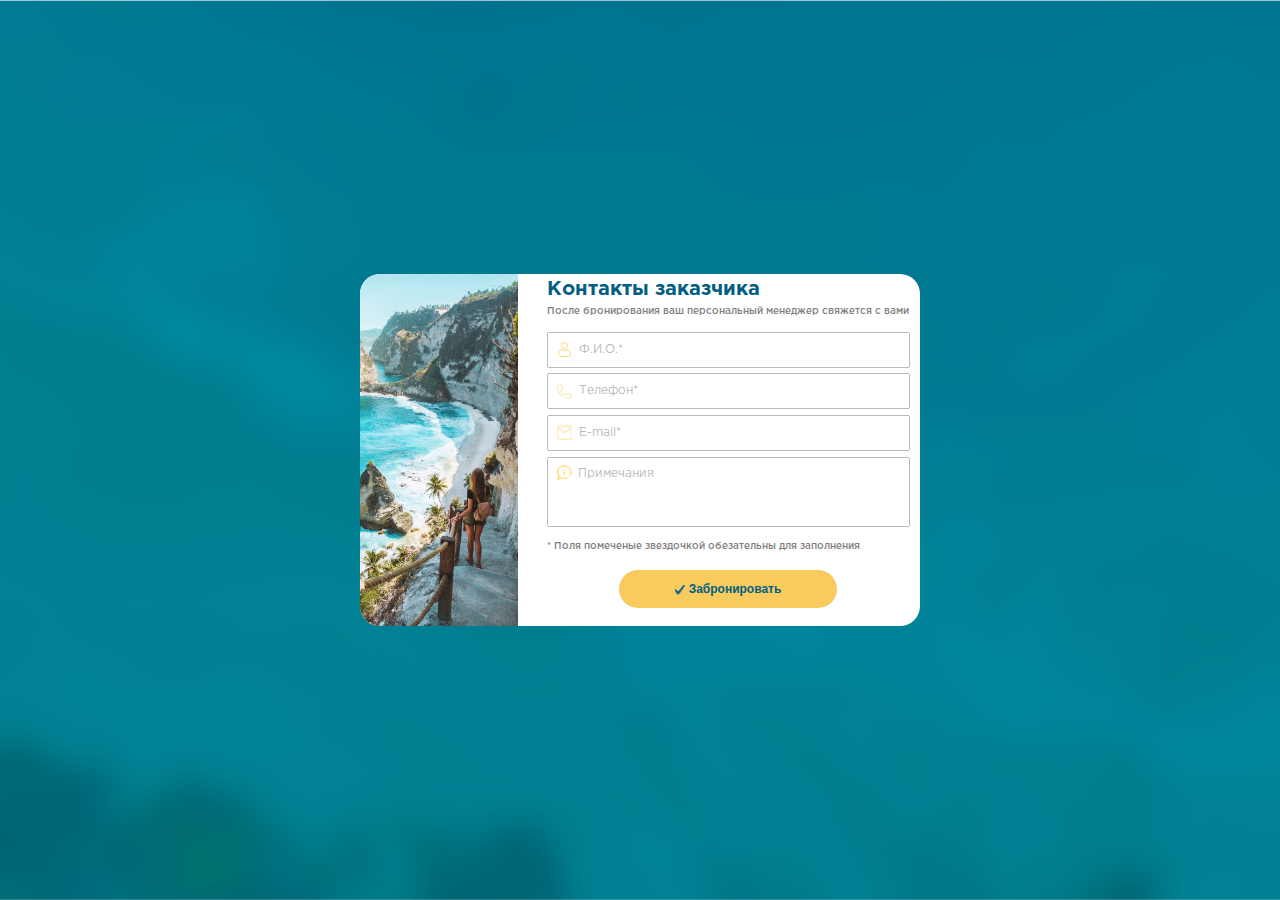
<file: Index.html>
<!DOCTYPE html>
<html lang="en">

<head>
    <meta charset="UTF-8">
    <meta name="viewport" content="width=device-width, initial-scale=1.0">
    <link rel="stylesheet" href="style/main.css">
    <link rel="stylesheet" href="https://stackpath.bootstrapcdn.com/bootstrap/4.4.1/css/bootstrap.min.css"
        integrity="sha384-Vkoo8x4CGsO3+Hhxv8T/Q5PaXtkKtu6ug5TOeNV6gBiFeWPGFN9MuhOf23Q9Ifjh" crossorigin="anonymous">
    <title>Travel</title>
</head>

<body>
    <section class="forms">
        <div class="container col-sm-6">
            <div class="row">
                <div class="col-lg-4 px-0">
                    <img class="col-pic" src="images/form1.jpg" alt="photo">
                </div>
                <div class="col-lg-8 px-0">
                    <p class="title">Контакты заказчика</p>
                    <p class="text">После бронирования ваш персональный менеджер свяжется с вами</p>
                    <form action="">

                        <div class="input-user">
                            <img class="input-user-icon" src="images/svg/user.svg" alt="user_icon">
                            <input type="text" class="input user" placeholder="Ф.И.О.*" required>
                        </div>

                        <div class="input-user">
                            <img src="images/materials/call.png" alt="phone" class="input-user-icon">
                            <input type="tel" class="input" placeholder="Телефон*" required>
                        </div>
                        
                        <div class="input-user">
                            <img src="images/materials/mail.png" alt="mail" class="input-user-icon">
                            <input type="email" class="input" placeholder="E-mail*" required>
                        </div>

                        <div class="input-info">
                            <img src="images/materials/info.png" alt="mail" class="input-info-icon">
                            <textarea class="input" name="comment" cols="40" rows="3" class="feedbacks-forms-comment"
                            placeholder="Примечания"></textarea>
                        </div>
                        
                        <p class="text">* Поля помеченые звездочкой обезательны для заполнения </p>
                        <button class="button">
                            <img src="images/materials/check.png" alt="check" width="10px" height="10px">
                            Забронировать
                        </button>
                    </form>
                </div>
            </div>
        </div>
        </div>

    </section>
</body>

</html>
</file>
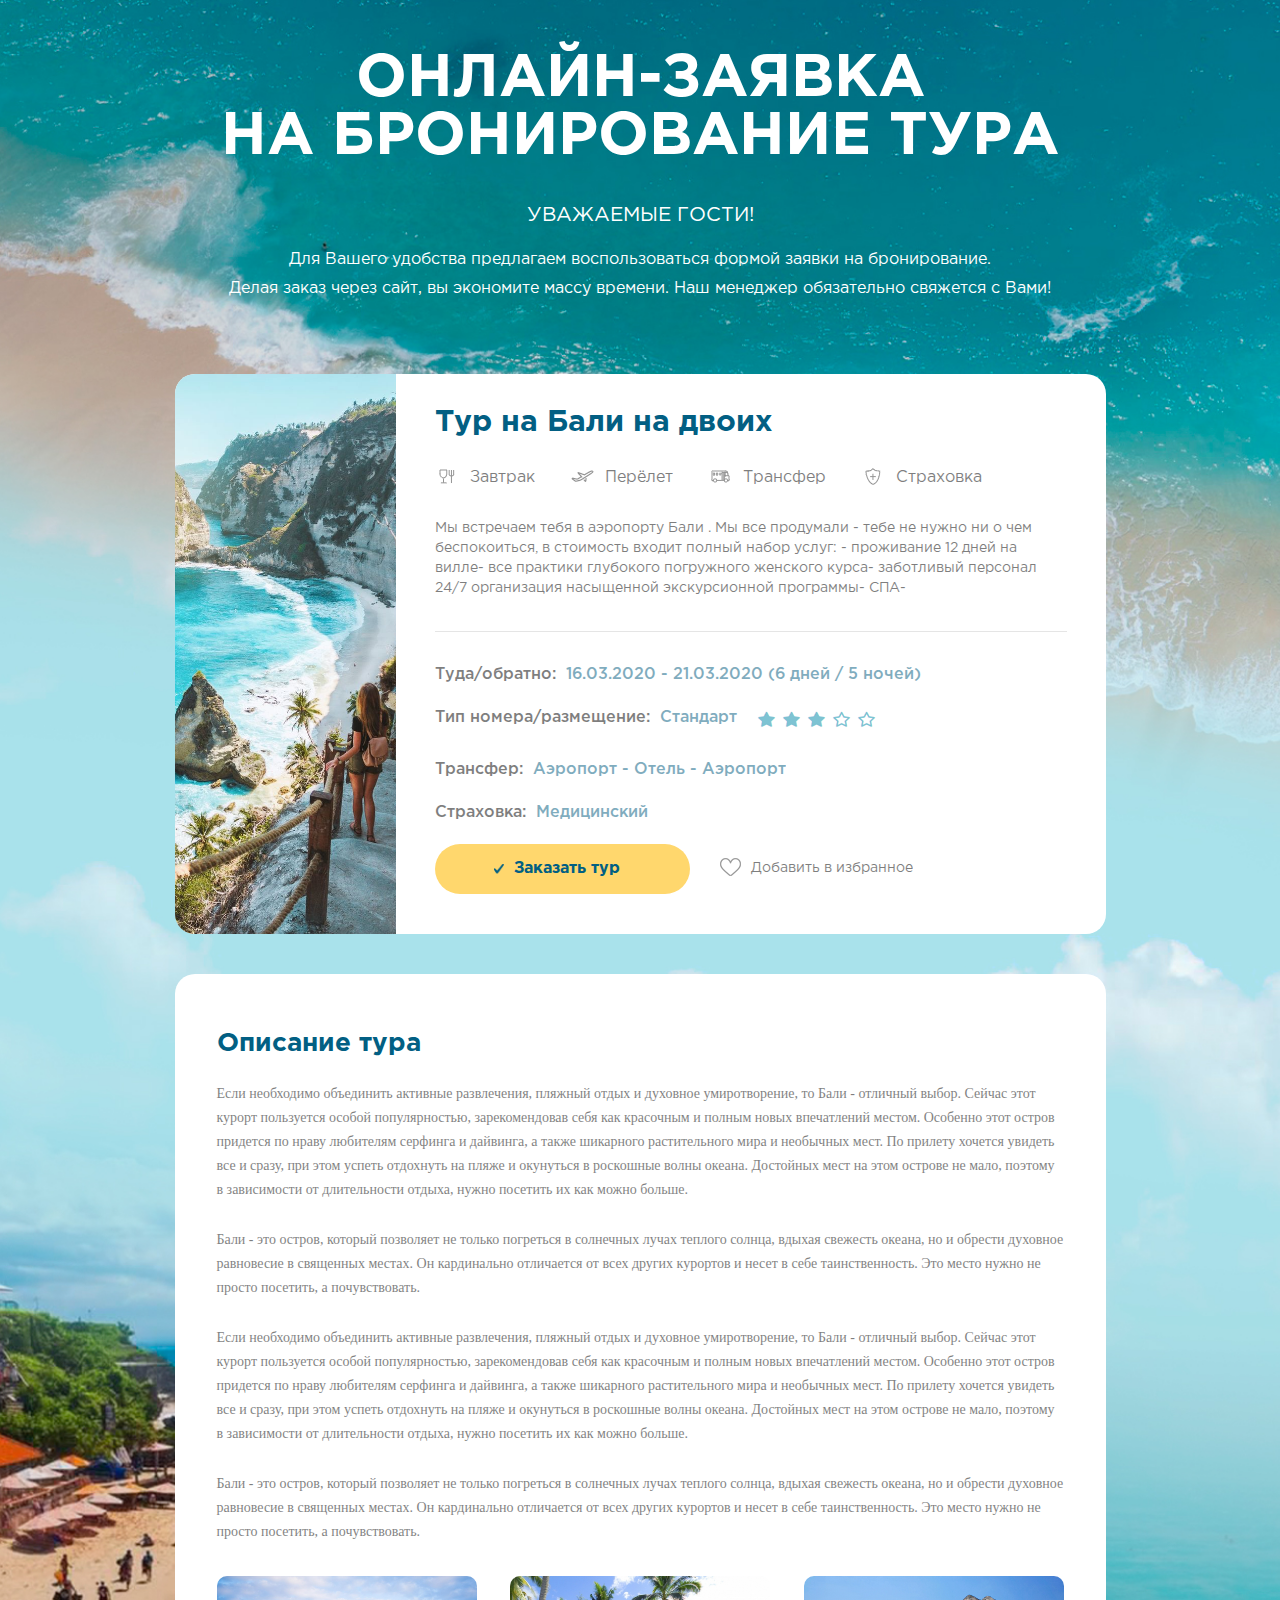
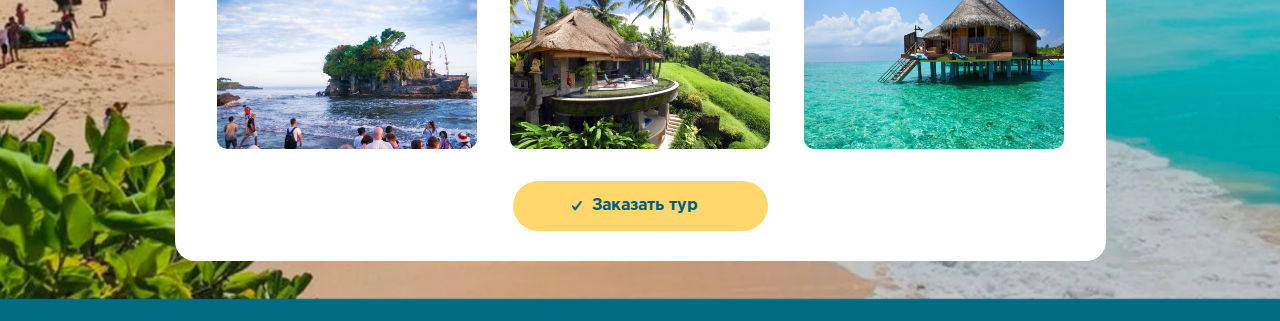
<file: Tur1.html>
<!DOCTYPE html>
<html lang="en">

<head>
    <meta charset="UTF-8">
    <meta name="viewport" content="width=device-width, initial-scale=1.0">
    <link rel="stylesheet" href="style/tur1.css">
    <title>Form</title>
</head>

<body>
    <div class="container">
        <header class="header">
            <div class="header-title-h1">
                Онлайн-заявка <br>
                на бронирование тура
            </div>
            <div class="header-title-h4">
                Уважаемые Гости!
            </div>
            <div class="header-text">
                Для Вашего удобства предлагаем воспользоваться формой заявки на бронирование. <br>
                Делая заказ через сайт, вы экономите массу времени. Наш менеджер обязательно свяжется с Вами!
            </div>
        </header>
        <section class="card-bali">
            <div class="pic-bali">
                <img src="images/form1.jpg" alt="bali" class="pic-bali-jpg">
            </div>
            <div class="content-bali">
                <div class="content-bali-title">
                    Тур на Бали на двоих
                </div>
                <div class="content-attributes">
                    <div class="content-attributes-block">
                        <div class="attributes-icon">
                            <img src="images/materials/icon_zavtrak.png" alt="icon_zavtrak">
                        </div>
                        <div class="attributes-text">
                            Завтрак
                        </div>
                    </div>
                    <div class="content-attributes-block">
                        <div class="attributes-icon">
                            <img src="images/materials/icon_air.png" alt="icon_zavtrak">
                        </div>
                        <div class="attributes-text">
                            Перёлет
                        </div>
                    </div>
                    <div class="content-attributes-block">
                        <div class="attributes-icon">
                            <img src="images/materials/icon_transfer.png" alt="icon_zavtrak">
                        </div>
                        <div class="attributes-text">
                            Трансфер
                        </div>
                    </div>
                    <div class="content-attributes-block">
                        <div class="attributes-icon">
                            <img src="images/materials/icon_strahovka.png" alt="icon_zavtrak">
                        </div>
                        <div class="attributes-text">
                            Страховка
                        </div>
                    </div>
                </div>
                <div class="card-text">
                    Мы встречаем тебя в аэропорту Бали . Мы все продумали - тебе не нужно ни о чем беспокоиться, в
                    стоимость входит полный набор услуг: - проживание 12 дней на вилле- все практики глубокого
                    погружного женского курса- заботливый персонал 24/7 организация насыщенной экскурсионной программы-
                    СПА-
                </div>
                <hr>
                <div class="info">
                    <div class="info-row">
                        <div class="info-row-black">
                            Туда/обратно:
                        </div>
                        <div class="info-row-blue">
                            16.03.2020 - 21.03.2020 (6 дней / 5 ночей)
                        </div>
                    </div>
                    <div class="info-row">
                        <div class="info-row-black">
                            Тип номера/размещение:
                        </div>
                        <div class="info-row-blue">
                            Стандарт
                        </div>
                        <div class="info-row-pic">
                            <img src="images/materials/star_full.png" alt="star_full">
                            <img src="images/materials/star_full.png" alt="star_full">
                            <img src="images/materials/star_full.png" alt="star_full">
                            <img src="images/materials/star_clear.png" alt="star_clear">
                            <img src="images/materials/star_clear.png" alt="star_clear">
                        </div>
                    </div>
                    <div class="info-row">
                        <div class="info-row-black">
                            Трансфер:
                        </div>
                        <div class="info-row-blue">
                            Аэропорт - Отель - Аэропорт
                        </div>
                    </div>
                    <div class="info-row">
                        <div class="info-row-black">
                            Страховка:
                        </div>
                        <div class="info-row-blue">
                            Медицинский
                        </div>
                    </div>
                </div>
                <div class="bot-btn">
                    <button class="btn">
                        <img src="images/materials/check.png" alt="check" width="10px" height="10px">
                        <div class="btn-text">
                            Заказать тур
                        </div>
                    </button>
                    <div class="favorite">
                        <div class="favorite-icon">
                            <img src="images/materials/heart.png" alt="">
                        </div>
                        <div class="favorite-text">
                            Добавить в избранное
                        </div>
                    </div>
                </div>
            </div>
        </section>
        <section class="description">
            <div class="description-content">
                <div class="description-content-title">
                    Описание тура
                </div>
                <div class="description-content-text">
                    Если необходимо объединить активные развлечения, пляжный отдых и духовное умиротворение, то Бали -
                    отличный выбор. Сейчас этот курорт пользуется особой популярностью, зарекомендовав себя как
                    красочным и полным новых впечатлений местом. Особенно этот остров придется по нраву любителям
                    серфинга и дайвинга, а также шикарного растительного мира и необычных мест. По прилету хочется
                    увидеть все и сразу, при этом успеть отдохнуть на пляже и окунуться в роскошные волны океана.
                    Достойных мест на этом острове не мало, поэтому в зависимости от длительности отдыха, нужно посетить
                    их как можно больше.
                </div>
                <div class="description-content-text">
                    Бали - это остров, который позволяет не только погреться в солнечных лучах теплого солнца, вдыхая
                    свежесть океана, но и обрести духовное равновесие в священных местах. Он кардинально отличается от
                    всех других курортов и несет в себе таинственность. Это место нужно не просто посетить, а
                    почувствовать.
                </div>
                <div class="description-content-text">
                    Если необходимо объединить активные развлечения, пляжный отдых и духовное умиротворение, то Бали -
                    отличный выбор. Сейчас этот курорт пользуется особой популярностью, зарекомендовав себя как
                    красочным и полным новых впечатлений местом. Особенно этот остров придется по нраву любителям
                    серфинга и дайвинга, а также шикарного растительного мира и необычных мест. По прилету хочется
                    увидеть все и сразу, при этом успеть отдохнуть на пляже и окунуться в роскошные волны океана.
                    Достойных мест на этом острове не мало, поэтому в зависимости от длительности отдыха, нужно посетить
                    их как можно больше.
                </div>
                <div class="description-content-text">
                    Бали - это остров, который позволяет не только погреться в солнечных лучах теплого солнца, вдыхая
                    свежесть океана, но и обрести духовное равновесие в священных местах. Он кардинально отличается от
                    всех других курортов и несет в себе таинственность. Это место нужно не просто посетить, а
                    почувствовать.
                </div>
                <div class="description-content-picture">
                    <img src="images/materials/pic1.png" alt="photo" class="description-pic">
                    <img src="images/materials/pic2.jpg" alt="photo" class="description-pic">
                    <img src="images/materials/pic3.png" alt="" class="description-pic">
                </div>
                <button class="description-button btn">
                    <img src="images/materials/check.png" alt="check" width="10px" height="10px">
                        <div class="btn-text">
                            Заказать тур
                        </div>
                </button>
            </div>
            
        </section>
    </div>
</body>

</html>
</file>
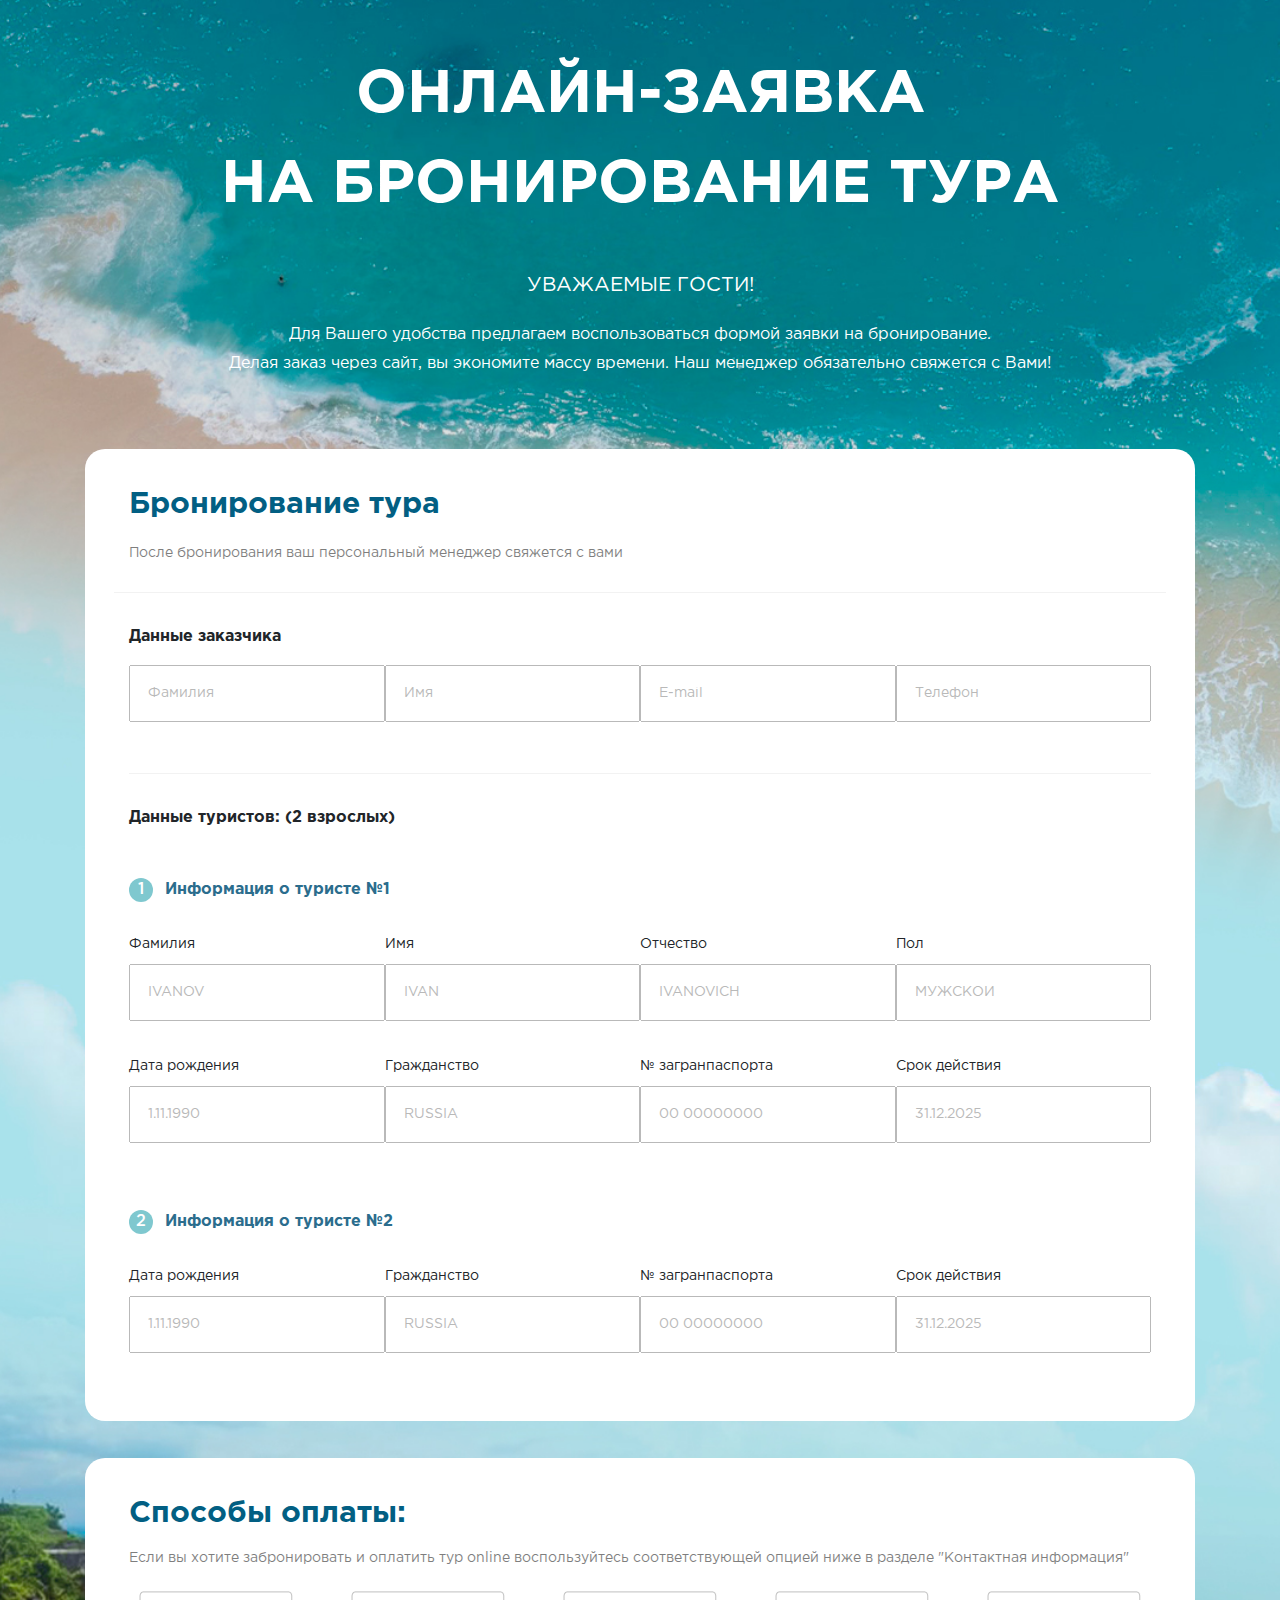
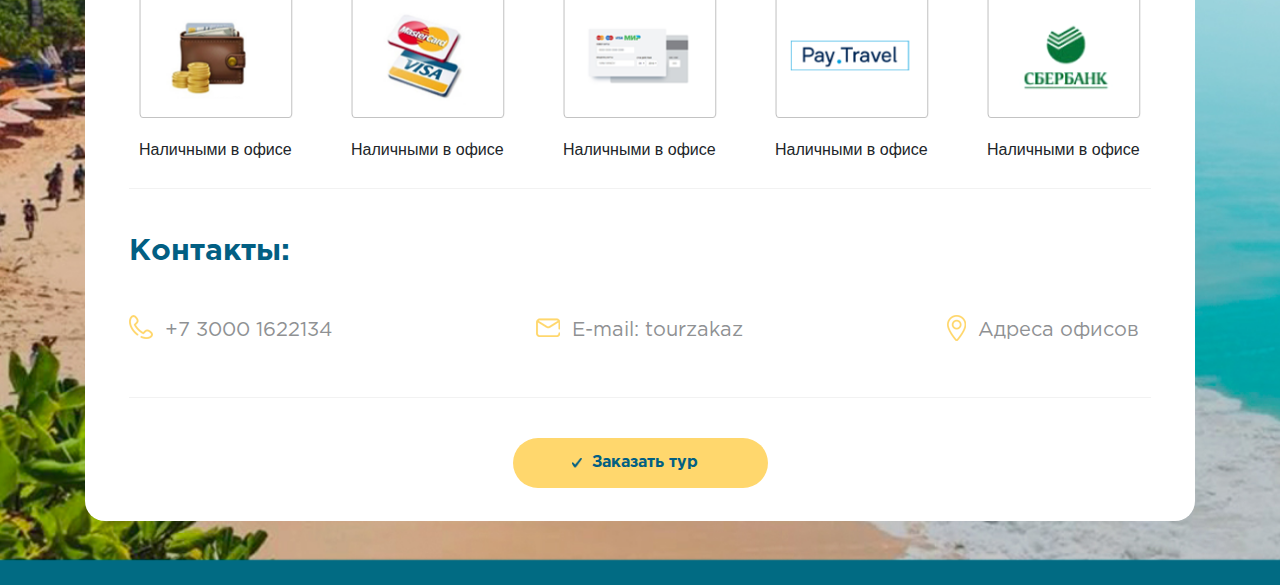
<file: Tur2.html>
<!DOCTYPE html>
<html lang="en">

<head>
    <meta charset="UTF-8">
    <meta name="viewport" content="width=device-width, initial-scale=1.0">
    <link rel="stylesheet" href="style/tur2.css">
    <script src="js/main.js"></script>
    <title>Form</title>
    <link rel="stylesheet" href="https://stackpath.bootstrapcdn.com/bootstrap/4.4.1/css/bootstrap.min.css"
        integrity="sha384-Vkoo8x4CGsO3+Hhxv8T/Q5PaXtkKtu6ug5TOeNV6gBiFeWPGFN9MuhOf23Q9Ifjh" crossorigin="anonymous">
</head>

<body>
    <div class="container">
        <div class="container-blur" id="container-blur">
        <header class="header">
            <div class="header-title-h1">
                Онлайн-заявка <br>
                на бронирование тура
            </div>
            <div class="header-title-h4">
                Уважаемые Гости!
            </div>
            <div class="header-text">
                Для Вашего удобства предлагаем воспользоваться формой заявки на бронирование. <br>
                Делая заказ через сайт, вы экономите массу времени. Наш менеджер обязательно свяжется с Вами!
            </div>
        </header>
        <section class="form-tur">
            <div class="form-tur-block">
                <div class="form-title title">
                    Бронирование тура
                </div>
                <div class="form-text text">
                    После бронирования ваш персональный менеджер свяжется с вами
                </div>
                <div class="row">
                    <hr class="col">
                </div>
                <div class="info-client">
                    <div class="info-client-title title-h4">
                        Данные заказчика
                    </div>
                    <div class="info-client-forms">
                        <input type="text" class="client-forms" placeholder="Фамилия">
                        <input type="text" class="client-forms" placeholder="Имя">
                        <input type="text" class="client-forms" placeholder="E-mail">
                        <input type="text" class="client-forms" placeholder="Телефон">
                    </div>
                </div>
                <hr>
                <div class="info-client">
                    <div class="title-h4">
                        Данные туристов: (2 взрослых)
                    </div>
                    <div class="info-title-circle">
                        <div class="title-circle">
                            <p>1</p>
                        </div>
                        <div class="title-h4 title-h5">
                            Информация о туристе №1
                        </div>
                    </div>
                </div>
                <div class="info-client-forms">
                    <div class="client-forms-data">
                        <div class="client-form-text">
                            Фамилия
                        </div>
                        <input type="text" class="client-forms" placeholder="IVANOV">
                    </div>
                    <div class="client-forms-data">
                        <div class="client-form-text">
                            Имя
                        </div>
                        <input type="text" class="client-forms" placeholder="IVAN">
                    </div>
                    <div class="client-forms-data">
                        <div class="client-form-text">
                            Отчество
                        </div>
                        <input type="text" class="client-forms" placeholder="IVANOVICH">
                    </div>
                    <div class="client-forms-data">
                        <div class="client-form-text">
                            Пол
                        </div>
                        <input type="text" class="client-forms" placeholder="МУЖСКОЙ">
                    </div>
                </div>
                <div class="info-client-forms">
                    <div class="client-forms-data">
                        <div class="client-form-text">
                            Дата рождения
                        </div>
                        <input type="text" class="client-forms" placeholder="1.11.1990">
                    </div>
                    <div class="client-forms-data">
                        <div class="client-form-text">
                            Гражданство
                        </div>
                        <input type="text" class="client-forms" placeholder="RUSSIA">
                    </div>
                    <div class="client-forms-data">
                        <div class="client-form-text">
                            № загранпаспорта
                        </div>
                        <input type="text" class="client-forms" placeholder="00 00000000">
                    </div>
                    <div class="client-forms-data">
                        <div class="client-form-text">
                            Срок действия
                        </div>
                        <input type="text" class="client-forms" placeholder="31.12.2025">
                    </div>
                </div>
                <div class="info-title-circle">
                    <div class="title-circle">
                        <p>2</p>
                    </div>
                    <div class="title-h4 title-h5">
                        Информация о туристе №2
                    </div>
                </div>
                <div class="info-client-forms">
                    <div class="client-forms-data">
                        <div class="client-form-text">
                            Дата рождения
                        </div>
                        <input type="text" class="client-forms" placeholder="1.11.1990">
                    </div>
                    <div class="client-forms-data">
                        <div class="client-form-text">
                            Гражданство
                        </div>
                        <input type="text" class="client-forms" placeholder="RUSSIA">
                    </div>
                    <div class="client-forms-data">
                        <div class="client-form-text">
                            № загранпаспорта
                        </div>
                        <input type="text" class="client-forms" placeholder="00 00000000">
                    </div>
                    <div class="client-forms-data">
                        <div class="client-form-text">
                            Срок действия
                        </div>
                        <input type="text" class="client-forms" placeholder="31.12.2025">
                    </div>
                </div>
            </div>
        </section>
        <section class="payment">
            <div class="payment-content">
                <div class="payment-content-title title">
                    Способы оплаты:
                </div>
                <div class="payment-content-text text">
                    Если вы хотите забронировать и оплатить тур online воспользуйтесь соответствующей опцией ниже в
                    разделе "Контактная информация"
                </div>

                <div class="payment-bank">
                    <div class="payment-bank-card">
                        <div class="payment-bank-img">
                            <div class="payment-bank-hover"></div>
                            <img src="images/materials/nal.png" alt="nal" class="payment-bank-pic">
                        </div>
                        <div class="payment-bank-text">
                            Наличными в офисе
                        </div>
                    </div>
                    <div class="payment-bank-card">
                        <div class="payment-bank-img">
                            <div class="payment-bank-hover"></div>
                            <img src="images/materials/card.png" alt="nal" class="payment-bank-pic">
                        </div>
                        <div class="payment-bank-text">
                            Наличными в офисе
                        </div>
                    </div>
                    <div class="payment-bank-card">
                        <div class="payment-bank-img">
                            <div class="payment-bank-hover"></div>
                            <img src="images/materials/pay3.png" alt="nal" class="payment-bank-pic">
                        </div>
                        <div class="payment-bank-text">
                            Наличными в офисе
                        </div>
                    </div>
                    <div class="payment-bank-card">
                        <div class="payment-bank-img">
                            <div class="payment-bank-hover"></div>
                            <img src="images/materials/paytravel.png" alt="nal" class="payment-bank-pic">
                        </div>
                        <div class="payment-bank-text">
                            Наличными в офисе
                        </div>
                    </div>
                    <div class="payment-bank-card">
                        <div class="payment-bank-img">
                            <div class="payment-bank-hover"></div>
                            <img src="images/materials/sber.png" alt="nal" class="payment-bank-pic">
                        </div>
                        <div class="payment-bank-text">
                            Наличными в офисе
                        </div>
                    </div>
                </div>
                <hr class="hr">
                <div class="payment-content-title title">
                    Контакты:
                </div>
                <div class="contacts">
                    <div class="contacts-block">
                        <div class="contacts-block-pic">
                            <img src="images/materials/call.png" alt="call">
                        </div>
                        <div class="contacts-block-text">
                            +7 3000 1622134
                        </div>
                    </div>
                    <div class="contacts-block">
                        <div class="contacts-block-pic">
                            <img src="images/materials/mail.png" alt="call">
                        </div>
                        <div class="contacts-block-text">
                            E-mail: tourzakaz
                        </div>
                    </div>
                    <div class="contacts-block">
                        <div class="contacts-block-pic">
                            <img src="images/materials/location.png" alt="call">
                        </div>
                        <div class="contacts-block-text">
                            Адреса офисов
                        </div>
                    </div>
                </div>
                <hr class="hr">
                <button class="payment-btn" onclick="collapseMenu()">
                    <img src="images/materials/check.png" alt="check" width="10px" height="10px">
                    <div class="btn-text">
                        Заказать тур
                    </div>
                </button>
            </div>
        </section>
    </div>
    <section class="pictures" id="pictures">
        <div class="pictures-block">
            <div class="pictures-block-info-frame1">
                <div class="pictures-block-info-text">
                    <div class="block-title-h1">Спасибо,</div>
                    <div class="block-title-h2">за оставленную заявку!</div>
                    <div class="block-text">Мы свяжемся с вами в ближайшее время</div>
                </div>
            </div>
            <div class="pictures-close">
                <img src="images/materials/close_blue.png" alt="">
            </div>
        </div>
        
        <div class="pictures-block">
            <div class="pictures-block-info-frame2">
                <div class="pictures-block-info-text">
                    <div class="block-title-h1">Спасибо,</div>
                    <div class="block-title-h2">за оставленную заявку!</div>
                    <div class="block-text">Мы свяжемся с вами в ближайшее время</div>
                </div>
            </div>
            <div class="pictures-close">
                <img src="images/materials/close_blue.png" alt="">
            </div>
        </div>
    </section>
    </div>
</body>

</html>
</file>
<file: style/main.css>
body{
    margin: 0 auto;
    padding: 0;
    background-image: url("../images/back.png");
    background-attachment: fixed;
    background-size: cover;
    background-position: center;    
}



.container{
    display: flex;
    justify-content: center;
    align-items: center;
    height: 100vh;
    width: 100vw;

}

.row{
    background: #ffffff;
    width: 35rem;
    height: 22rem;
    border-radius: 20px;
    margin: 0 auto;
    padding:  0;
    display: flex;
    overflow: hidden;
    
}

.col{
    margin: 0;
    padding: 0;
    
}

.col-img{
    width: 100%;
    height: 100%;
}

.col-pic{
    height: 100%;
    width: auto;
    border-radius: 20px 0 0 20px;  
    background-size: cover; 
    position: absolute; 
    left: -80px;
}

.col-content{   
    padding: 10px 0;
}

@font-face {
    font-family: 'Gotham Pro bold';
    src: url(../fonts/Gotham/GothaProBol.otf);
}

.title{
    color: #025f83;
    font-weight: bolder;
    font-family: 'Gotham Pro bold';
    font-size: 20px;
    margin: 0;
}

@font-face {
    font-family: 'GothaProMed';
    src: url(../fonts/Gotham/GothaProMed.otf);
}

.text{
    font-family: 'GothaProMed';
    font-size: 10px;
    color: #000000;
    opacity: 0.5;
    margin:0 0 10px 0;}

form{
    width: 100%;
    padding: 0 10px 0 0;
    display: flex;
    justify-content: space-around;
    flex-direction: column;
    height: 80%;
}

@font-face {
    font-family: 'GothaProReg';
    src: url(../fonts/Gotham/GothaProReg.otf)
}

.input-user {
    display: flex;
    align-items: center;
}

.input-user-icon {
    width: 15px;
    height: 15px;    
    position: absolute;
    left: 10px;
    fill: #ffd76d;
    opacity: 1;
}

.input-info-icon {
    width: 15px;
    height: 15px;    
    position: absolute;
    left: 10px;
    fill: #ffd76d;
    top: 8px;
    z-index: 10;
}

.input-info {
    position: relative;
}

.input{
    width: 100%;
    margin: 0;
    padding: 7px 30px;
    font-size: 12px;
    resize: none;
    color: #000;
    opacity: 0.5;
    font-family: 'GothaProReg';
    
}

/* .user{
    background-image: url(../images/materials/user.png);
    background-repeat: no-repeat;
    background-attachment: inherit;
    background-size: 15px 15px;
    background-position-y: center;
} */

p{
    font-size: 10px;
    color: grey;
    margin: 0;
}

.button{
    background: rgb(247, 203, 94);
    color:#025f83;
    width: 60%;
    border: 1px;
    margin: 0 auto;
    border-radius: 20px;
    font-size: 12px;
    font-weight: bold;
    padding: 10px 0;
}
</file>
<file: style/tur1.css>
body {
    margin: 0 auto;
    padding: 0;
    background-image: url("../images/bgTur1.jpg");
    background-size: cover;
    background-position: center; 
    background-repeat: no-repeat;
}

@font-face {
    font-family: 'GothaProReg';
    src: url(../fonts/Gotham/GothaProReg.otf)
}

@font-face {
    font-family: 'GothaProMed';
    src: url(../fonts/Gotham/GothaProMed.otf);
}

@font-face {
    font-family: 'GothaProBol';
    src: url(../fonts/Gotham/GothaProBol.otf);
}


.container {
    max-width: 931px;
    height: auto;
    display: flex;
    justify-content: center;
    margin: 0 auto;
    flex-direction: column;
}

.header {
    padding: 30px 0;
    display: flex;
    flex-direction: column;
    max-width: 100%;
}

.header-title-h1 {
    font-family: 'GothaProBol';
    font-size: 45pt;
    color: #ffffff;
    margin: 0 auto;
    width: 100%;
    text-align: center;
    padding: 20px 0;
    text-transform: uppercase;
}

.header-title-h4 {
    font-family: 'GothaProReg';
    font-size: 15pt;
    color: #ffffff;
    margin: 0 auto;
    text-align: center;
    padding:20px 0 ;
    text-transform: uppercase;
}

.header-text {
    font-family: 'GothaProReg';
    font-size: 12pt;
    color: #ffffff;
    margin: 0 auto;
    text-align: center;
    max-width: 100%;
    line-height: 22pt;

    padding: 0 0 40px 0;
}

.card-bali {
    width: 100%;
    height: 560px;
    background: #ffffff;
    border-radius: 20px;
    display: flex;
    flex-direction: row;  
}

.pic-bali {
    width: 35%;
    height: 100%;
    overflow: hidden;
    border-radius: 20px 0 0 20px;
}

.pic-bali-jpg {
    height: 100%;
    width: auto;  
    position: relative; 
    right: 120px;
    border-radius: 20px 0 0 20px;  
}

.content-bali {
    display: flex;
    width: 100%;
    height: auto;
    flex-direction: column;
    padding: 34px 39px;
}

.content-bali-title {
    font-family: 'GothaProBol';
    font-size: 30px;
    color: #025f83;
}

.content-attributes {
    display: flex;
    flex-direction: row;
}

.content-attributes-block {
    display: flex;
    flex-direction: row;
    align-items: center;
    justify-content: center;
    padding: 27px 25px 0 0;
}

.attributes-text {
    opacity: 0.5;
    font-family: 'GothaProReg';
    font-size: 12pt;
    padding: 0 10px;
}

.card-text {
    padding: 25px 0;
    opacity: 0.5;
    font-family: 'GothaProReg';
    font-size: 14px;
    line-height: 15pt;
}

hr {
    border: none; 
    background-color: #000000; 
    color: #000000; 
    height: 1px; 
    width: 100%;
    opacity: 0.1;
   }

.info {
    padding: 27px 0;
    width: 100%;
    height: 150px;
    display: flex;
    flex-direction: column;
    justify-content: space-around;
}

.info-row {
    display: flex;
    flex-direction: row;
    width: 100%;
    font-family: 'GothaProMed';
    font-size: 16px;
    opacity: 0.5;
    padding: 0 0 27px 0;
}

.info-row-black {
    padding: 0 10px 0 0;
}

.info-row-blue {
    color: #015c7f;
}

.info-row-pic {
    padding: 0 20px;
}

.btn {
    width: 255px;
    height: 50px;
    background: #ffd76d;
    border: 0;
    border-radius: 50px;
    display: flex;
    flex-direction: row;
    justify-content: center;
    align-items: center;
    font-weight: bold;
    font-family: 'GothaProBol';
}

.btn-text {
    font-size: 16px;
    color: #025f83;
    font-weight: normal;
    padding: 0 10px;
}

.bot-btn {
    display: flex;
    flex-direction: row;
}

.favorite {
    display: flex;
    flex-direction: row;
    align-items: center;
    padding: 0 30px;
}

.favorite-text {
    padding: 0 10px;
    font-family: 'GothaProReg';
    font-size: 14px;
    opacity: 0.5;
}

.description {
    background: #ffffff;
    width: 100%;
    height: auto;
    margin: 40px 0 60px ;
    border-radius: 20px;
}

.description-content {
    padding: 57px 42px 30px;
    display: flex;
    justify-content: center;
    flex-direction: column;
}

.description-content-title {
    font-family: 'GothaProBol';
    font-size: 26px;
    color: #025f83;
}

.description-content-text {
    color: #000;
    opacity: 0.5;
    line-height: 24px;
    font-size: 14px;
    font-weight: normal;
    padding: 26px 0 0;
}

.description-content-picture {
    display: flex;
    flex-direction: row;
    justify-content: space-between;
    padding: 32px 0;
    flex-wrap: wrap;
}

.description-pic {
    width: 260px;
    height: 173px;
    border-radius: 10px;
}

.description-button {
    margin: 0 auto;
}

@media(max-width: 998px) {
    .header-title-h1 {
        font-size: 35px;
    }

    .content-attributes {
        flex-wrap: wrap;
        justify-content: center;
    }
}
</file>
<file: style/tur2.css>
body {
    margin: 0 auto;
    padding: 0;
    font-family: 'GothaProReg';
    background-image: url("../images/bgTur1.jpg");
    background-size: cover;
    background-position: center; 
    background-repeat: no-repeat;
}

@font-face {
    font-family: 'GothaProReg';
    src: url(../fonts/Gotham/GothaProReg.otf)
}

@font-face {
    font-family: 'GothaProMed';
    src: url(../fonts/Gotham/GothaProMed.otf);
}

@font-face {
    font-family: 'GothaProBol';
    src: url(../fonts/Gotham/GothaProBol.otf);
}


.container {
    max-width: 1140px;
    height: auto;
    display: flex;
    justify-content: center;
    margin: 0 auto;
    flex-direction: column;
}

.header {
    padding: 30px 0;
    display: flex;
    flex-direction: column;
    max-width: 100%;
}

.header-title-h1 {
    font-family: 'GothaProBol';
    font-size: 45pt;
    color: #ffffff;
    margin: 0 auto;
    text-align: center;
    padding: 20px 0;
    text-transform: uppercase;
}

.header-title-h4 {
    font-family: 'GothaProReg';
    font-size: 15pt;
    color: #ffffff;
    margin: 0 auto;
    text-align: center;
    padding:20px 0 ;
    text-transform: uppercase;
}

.header-text {
    font-family: 'GothaProReg';
    font-size: 12pt;
    color: #ffffff;
    margin: 0 auto;
    text-align: center;
    max-width: 100%;
    line-height: 22pt;

    padding: 0 0 40px 0;
}

.form-tur {
    background: #ffffff;
    height:auto;
    width: 100%;
    border-radius: 20px;
}

.form-tur-block{
    padding: 33px 44px;
}

.title {
    color: #025f83;
    font-weight: bold;
    font-family: 'GothaProBol';
    font-size: 30px;
}

.text {
    font-family: 'GothaProReg';
    font-size: 14px;
    color: #000000;
    opacity: 0.5;
    padding: 12px 0;
}

hr {
    height: 1px;
    width: 100%;
    opacity: 0.5;
}

.info-client {
    width: 100%;
    display: flex;
    flex-direction: column;
}

.title-h4 {
    padding: 16px 0;
    font-family: 'GothaProBol';
    font-size: 16px;
    font-weight: bold;
}

.info-client-forms {
    width: 100%;
    display: flex;
    flex-direction: row;
    padding: 0 0 35px;
}



.client-forms {
    width: 100%;
    margin: 0;
    padding: 16px 0 16px 17px;
    font-size: 14px;
    font-family: 'GothaProReg';
    font-weight: normal;
    opacity: 0.5;
}


.info-title-circle {
    display: flex;
    flex-direction: row;
    align-items: center;
    padding: 32px 0;
}

.title-circle {
    width: 24px;
    height: 24px; 
    background: #7fc8cf;
    color: #fff; 
    border-radius: 50%;
    display: flex;

}

p {
    margin: 0 auto;
    display: flex;
    font-family: 'GothaProMed';
    font-size: 16px;
}

.title-h5 {
    padding: 0 12px;
    color: #2b6d8d;
}

.client-forms-data {
    width: 100%;
    position: relative;
}

.client-form-text {
    padding: 0 0 9px;
    font-family: 'GothaProReg';
    font-size: 14px;
}

.payment {
    width: 100%;
    height: auto;
    background: #ffffff;
    border-radius: 20px;
    margin: 37px 0 64px;
}

.payment-content {
    padding: 33px 44px;
}

.payment-bank {
    width: 100%;
    display: flex;
    flex-direction: row;
    justify-content: space-between;
    flex-wrap: wrap;
}

.payment-bank-card {
    display: flex;
    flex-direction: column;
}

.payment-bank-img {
    position: relative;
}

.payment-bank-hover {
    position: absolute;
}

.payment-bank-pic {
    width: 154px;
    height: 127px;
    margin: 10px 10px;
}

.payment-bank-img:hover > .payment-bank-hover {
    background-image: url("../images/materials/check_hover.png");
    background-repeat: no-repeat;
    background-position: left top;
    width: 100%;
    height: 100%;
    position: absolute;
}

.payment-bank-text {
    margin: 10px 10px;
}

.hr {
    width: 100%;
    padding: 12px 0;
}

.contacts {
    width: 100%;
    padding: 41px 0 36px;
    display: flex;
    flex-direction: row;
    justify-content: space-between;
}

.contacts-block {
    display: flex;
    flex-direction: row;
    justify-content: center;
}

.contacts-block-text {
    padding: 0 12px;
    opacity: 0.5;
    font-size: 20px;
    font-family: 'GothaProReg';
    font-weight: normal;
}



.payment-btn {
    width: 255px;
    height: 50px;
    background: #ffd76d;
    border: 0;
    border-radius: 50px;
    display: flex;
    flex-direction: row;
    justify-content: center;
    align-items: center;
    font-weight: bold;
    font-family: 'GothaProBol';
    margin: 0 auto;
}

.btn-text {
    font-size: 16px;
    color: #025f83;
    font-weight: normal;
    padding: 0 10px;
}

.pictures {
    position: fixed;
    display: none;
    justify-content: space-around;
    align-items: center;
    width: 100vw;
    height: 100vh;
    top: 0;
    left: 0;
    flex-direction: column;
    padding: 20px 0;
}

.pictures-block {
    display: flex;
    flex-direction: row;
    padding: 0;
    margin: 0;
}

.pictures-block-info-frame1 {
    background-image: url('../images/materials/frame1.png');
    width: 766px;
    height: 469px;
    display: flex;
    flex-direction: column;
    color: #fff;
}

.pictures-block-info-frame2 {
    background-image: url('../images/materials/frame2.png');
    width: 766px;
    height: 469px;
    display: flex;
    flex-direction: column;
    color: #fff;
}

.pictures-block-info-text {
    padding: 80px 80px;
}

.block-title-h1 {
    font-family: 'GothaProBol';
    font-size: 40px;
    font-weight: bold;
}

.block-title-h2 {
    font-family: 'GothaProBol';
    font-size: 30px;
    font-weight: bold;
}

.block-text {
    font-size: 15px;
    font-family: 'GothaProReg';
    font-weight: normal;
}

.pictures-close {
    padding: 30px 0 0 15px;
}

@media(max-width: 998px) {
    .payment-bank {
        width: 100%;
        display: flex;
        flex-direction: row;
        justify-content: center;
        flex-wrap: wrap;
    }

    .contacts {
        width: 100%;
        height: 300px;
        padding: 41px 0 36px;
        display: flex;
        flex-direction: column;
        justify-content: space-around;
    }

    .title {
        text-align: center;
    }

    .info-client-forms {
        width: 100%;
        display: flex;
        flex-direction: column;
        border-top: 1px;
        margin: 0 auto;
    }

    .client-forms-data {
        padding: 20px 0;
    }


    .header-title-h1 {
        font-size: 30px;
    }

    .client-forms {
        width: 80%;
        margin: 10px auto;
    }

    .text {
        
    }

}
</file>
